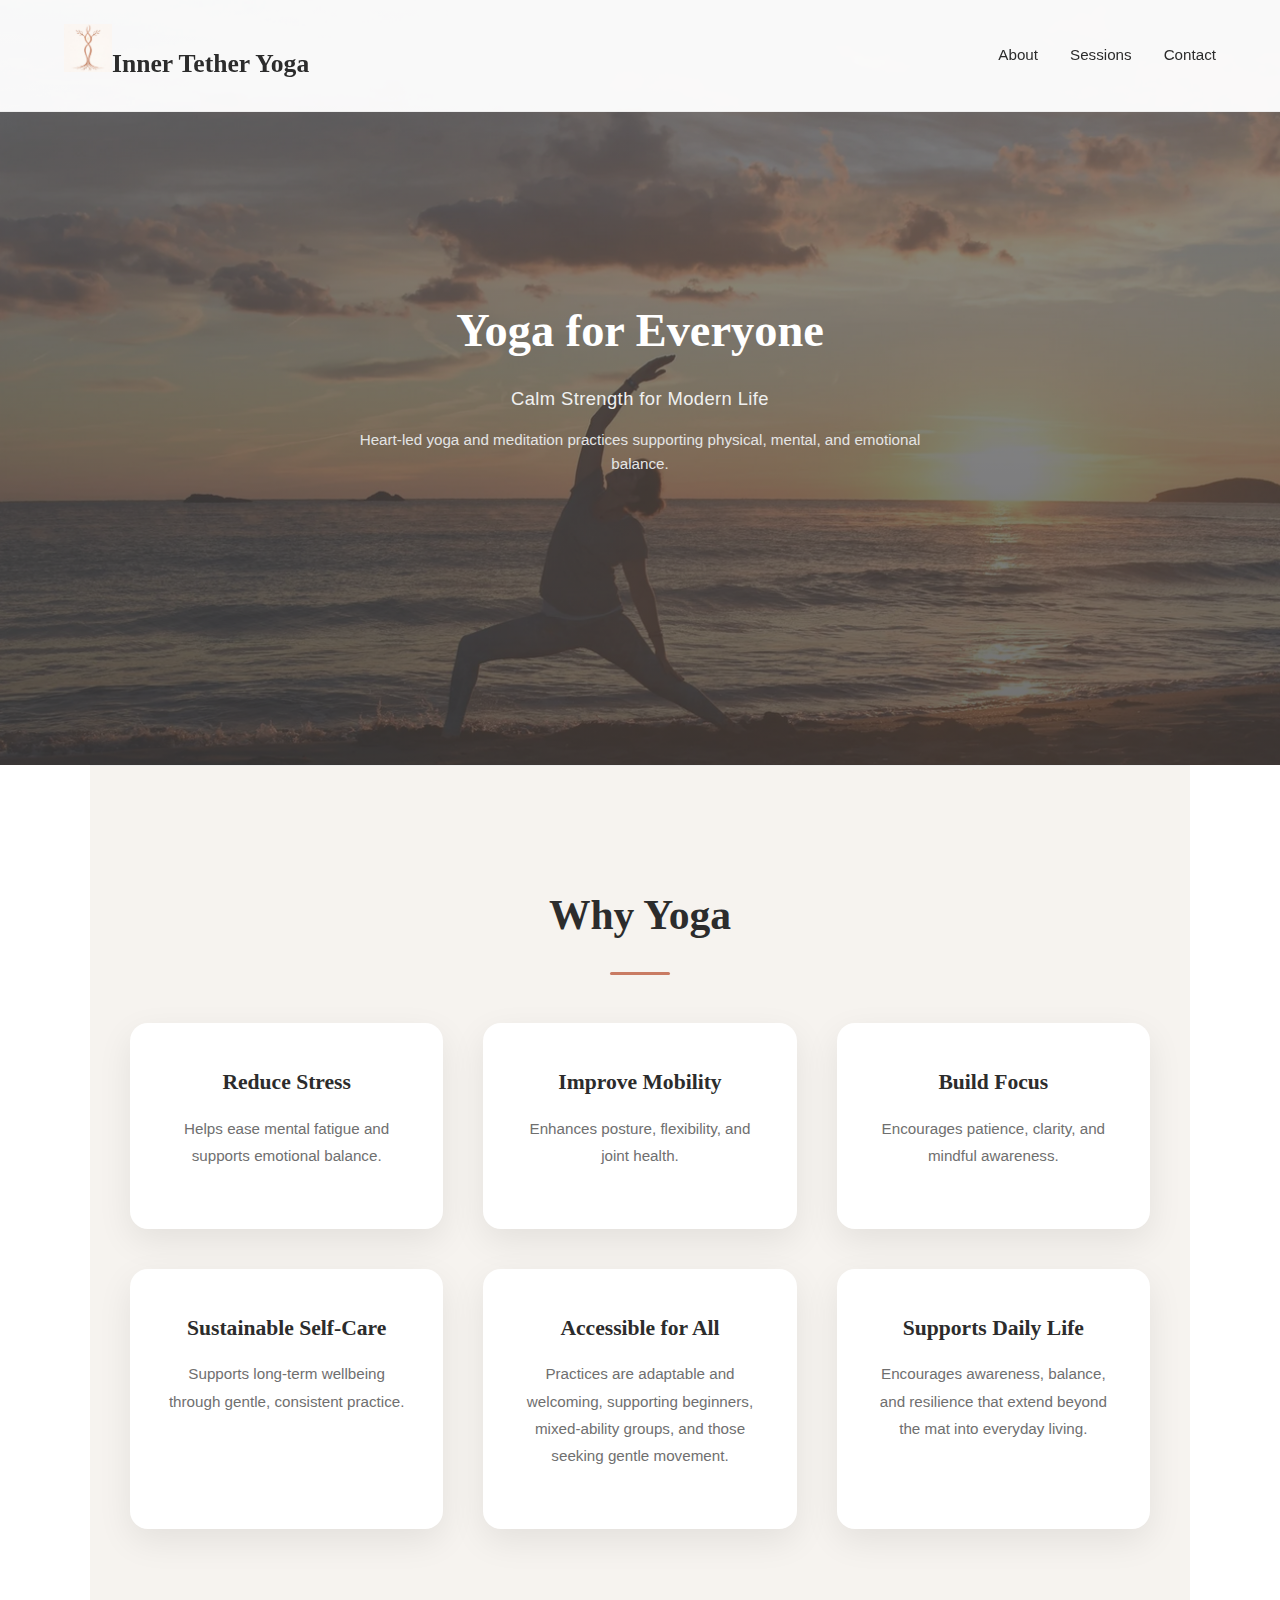
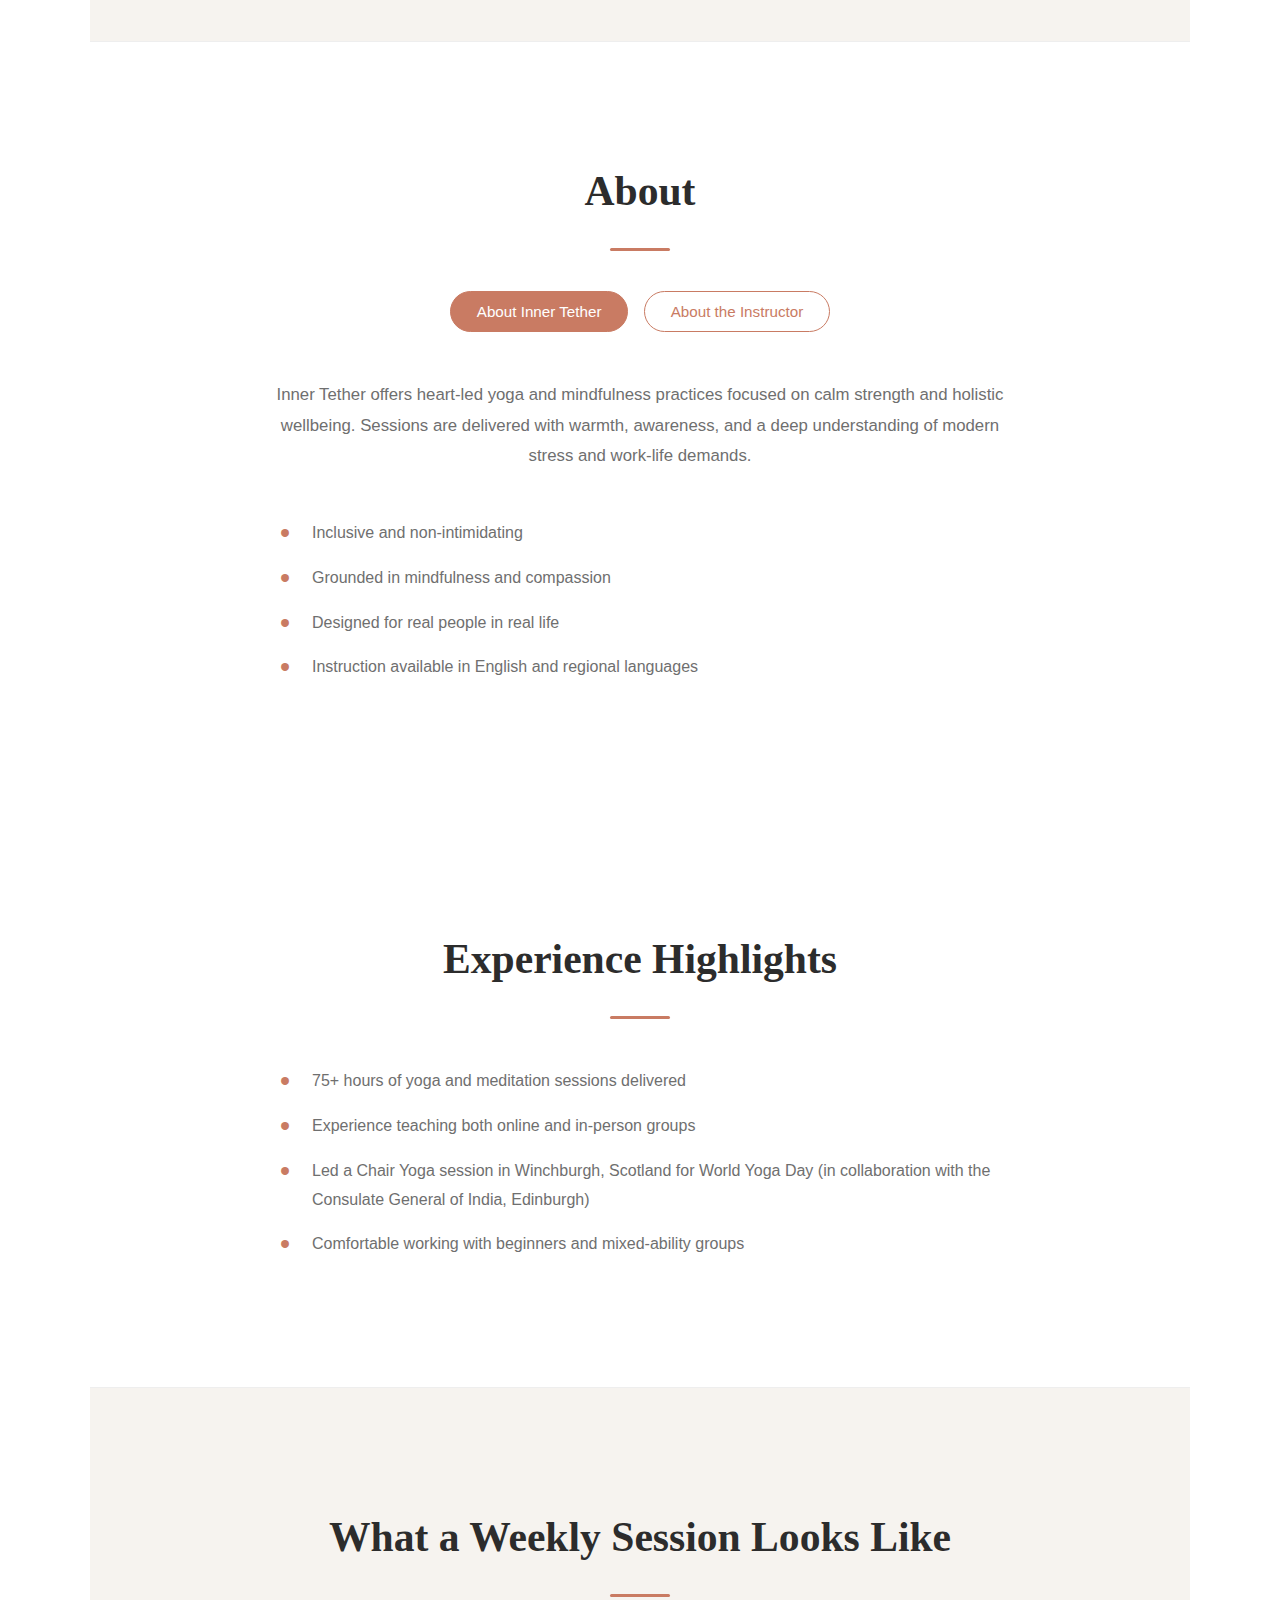
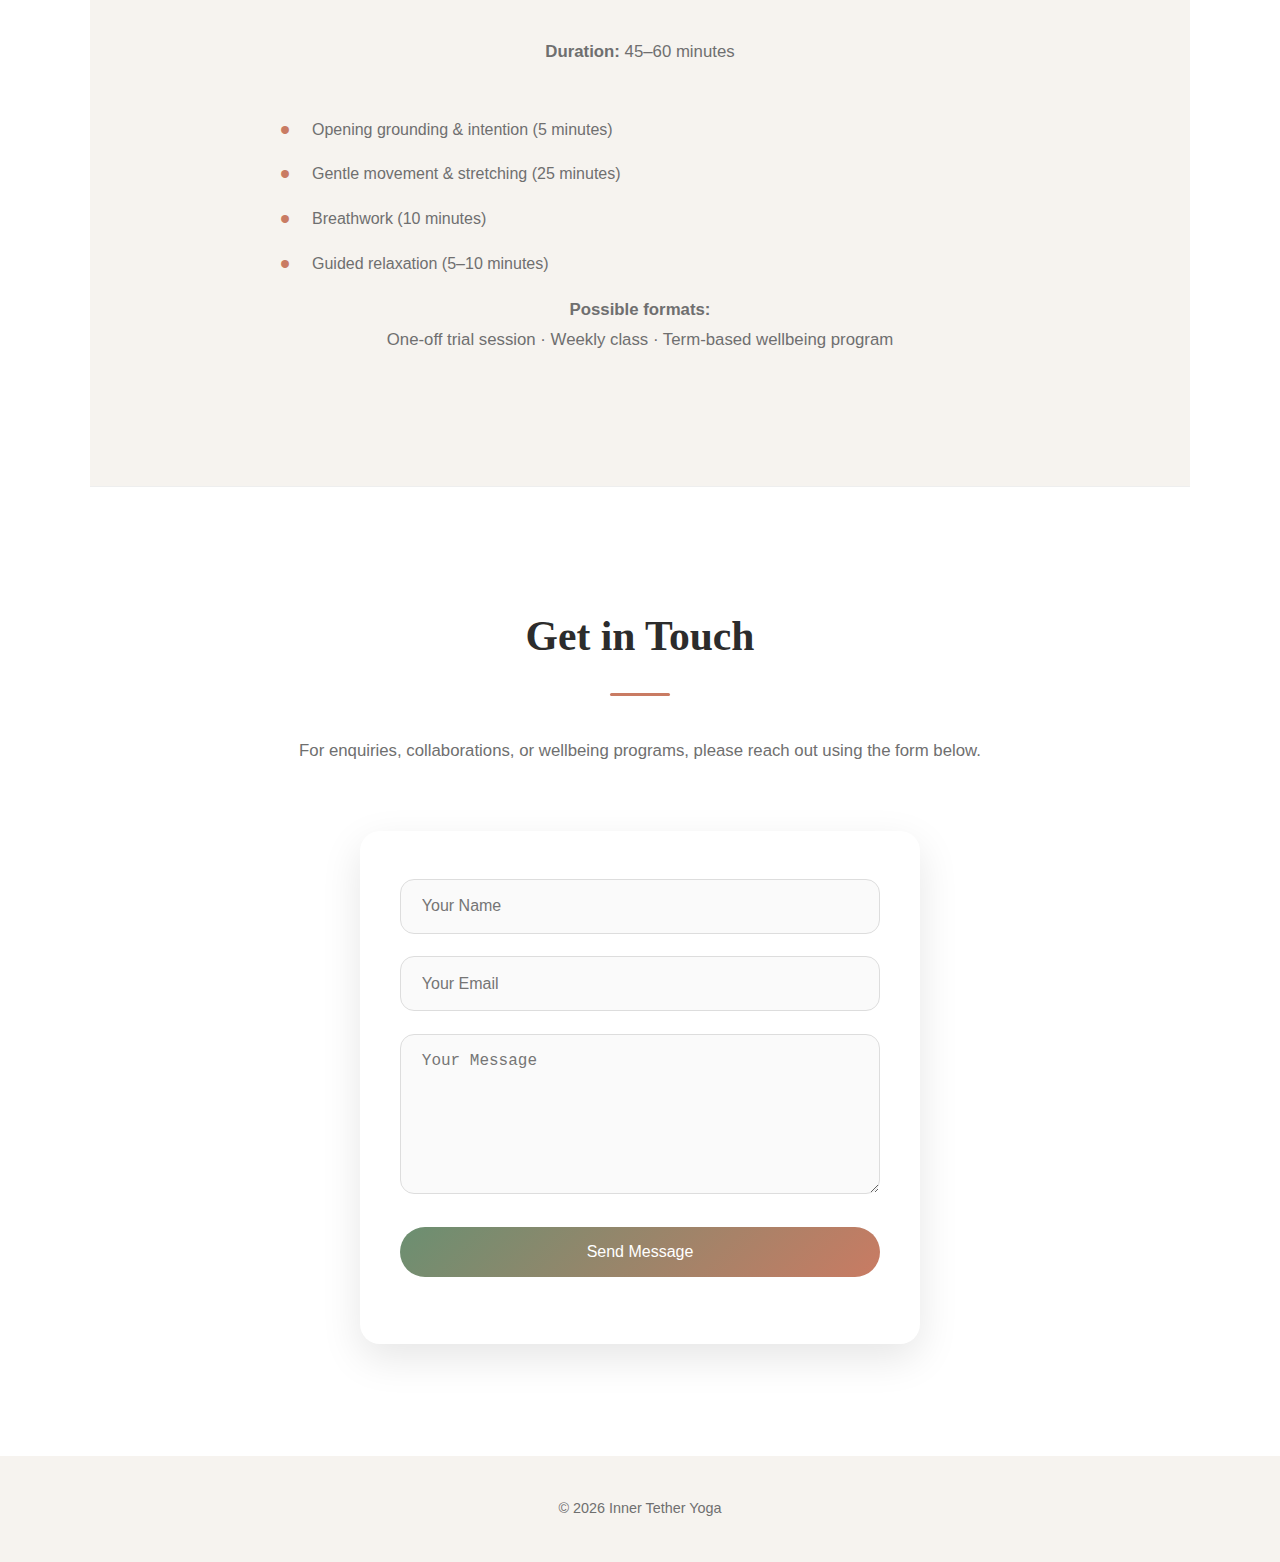
<file: inner-tether-yoga/index.html>
<!DOCTYPE html>
<html lang="en">

<head>
  <meta charset="UTF-8" />
  <meta name="viewport" content="width=device-width, initial-scale=1.0" />
  <title>Inner Tether Yoga | Yoga for Wellbeing</title>

  <link rel="stylesheet" href="styles.css" />
  <link
    href="https://fonts.googleapis.com/css2?family=Cormorant+Garamond:wght@400;500;600&family=Mulish:wght@300;400;500;600&display=swap"
    rel="stylesheet">
</head>

<body>

  <!-- Navigation -->
  <nav class="nav">
    <div class="logo"><img src="images/logo.png" style="width:48px;height:48px;">Inner Tether Yoga</div>
    <ul class="nav-links">
      <li><a href="#about-tabs">About</a></li>
      <li><a href="#sessions">Sessions</a></li>
      <li><a href="#contact">Contact</a></li>
    </ul>
  </nav>

  <!-- Hero -->
  <section class="hero">
    <div class="hero-content">
      <h1>Yoga for Everyone</h1>
      <p class="hero-subtitle">Calm Strength for Modern Life</p>
      <p class="hero-text">
        Heart-led yoga and meditation practices supporting physical,
        mental, and emotional balance.
      </p>
    </div>
  </section>

  <!-- Why Yoga -->
  <section class="section alt">
    <h2>Why Yoga</h2>
    <div class="cards">
      <div class="card">
        <h3>Reduce Stress</h3>
        <p>Helps ease mental fatigue and supports emotional balance.</p>
      </div>
      <div class="card">
        <h3>Improve Mobility</h3>
        <p>Enhances posture, flexibility, and joint health.</p>
      </div>
      <div class="card">
        <h3>Build Focus</h3>
        <p>Encourages patience, clarity, and mindful awareness.</p>
      </div>
      <div class="card">
        <h3>Sustainable Self-Care</h3>
        <p>Supports long-term wellbeing through gentle, consistent practice.</p>
      </div>
      <div class="card">
        <h3>Accessible for All</h3>
        <p>
          Practices are adaptable and welcoming, supporting beginners,
          mixed-ability groups, and those seeking gentle movement.
        </p>
      </div>

      <div class="card">
        <h3>Supports Daily Life</h3>
        <p>
          Encourages awareness, balance, and resilience that extend
          beyond the mat into everyday living.
        </p>
      </div>

    </div>
  </section>

  <!-- About Inner Tether -->
  <section id="about-tabs" class="section">
    <h2>About</h2>

    <div class="tabs">
      <button class="tab active" data-tab="inner-tether">
        About Inner Tether
      </button>
      <button class="tab" data-tab="instructor">
        About the Instructor
      </button>
    </div>

    <!-- Tab Content -->
    <div class="tab-content active" id="inner-tether">
      <p>
        Inner Tether offers heart-led yoga and mindfulness practices focused on
        calm strength and holistic wellbeing. Sessions are delivered with warmth,
        awareness, and a deep understanding of modern stress and work-life demands.
      </p>

      <ul class="about-list">
        <li>Inclusive and non-intimidating</li>
        <li>Grounded in mindfulness and compassion</li>
        <li>Designed for real people in real life</li>
        <li>Instruction available in English and regional languages</li>
      </ul>
    </div>

    <div class="tab-content instructor-story" id="instructor">

      <p class="instructor-name">Kumudha Narasimhan</p>

      <div class="story-block credentials">
        <h4>Qualifications</h4>
        <p>
          Certified International Yoga Trainer (200-hour TTC) — Heartfulness Yoga
          Academy, India<br />
          Yoga Volunteer Certificate — Ministry of AYUSH, Government of India<br />
          Currently undergoing certification in Yoga for Athletic Peak Performance
        </p>
      </div>

      <div class="story-block">
        <h4>Background</h4>
        <p>
          Kumudha began her professional career as a software engineer, working in
          fast-paced environments that demanded long hours, constant focus, and
          high performance.
        </p>
      </div>

      <div class="story-block">
        <h4>The Turning Point</h4>
        <p>
          Over time, balancing work, health, and mental wellbeing became increasingly
          challenging. Managing stress while maintaining performance highlighted
          the need for a more sustainable approach to everyday life.
        </p>
      </div>

      <div class="story-block">
        <h4>Reconnecting with Yoga</h4>
        <p>
          During this phase, she reconnected with yoga — a practice introduced in
          childhood but set aside over the years. Returning to the mat offered
          clarity, calm, and a grounded way to navigate modern demands.
        </p>
      </div>

      <div class="story-block">
        <h4>From Practice to Purpose</h4>
        <p>
          What began as personal healing soon evolved into a deeper calling.
          Through consistent practice and study, Kumudha pursued formal training
          and became a certified international yoga instructor.
        </p>
      </div>

    </div>


  </section>


  <!-- Experience -->
  <section class="section">
    <h2>Experience Highlights</h2>
    <ul class="about-list">
      <li>75+ hours of yoga and meditation sessions delivered</li>
      <li>Experience teaching both online and in-person groups</li>
      <li>
        Led a Chair Yoga session in Winchburgh, Scotland for World Yoga Day
        (in collaboration with the Consulate General of India, Edinburgh)
      </li>
      <li>Comfortable working with beginners and mixed-ability groups</li>
    </ul>
  </section>

  <!-- Sessions -->
  <section id="sessions" class="section alt">
    <h2>What a Weekly Session Looks Like</h2>
    <p><strong>Duration:</strong> 45–60 minutes</p>

    <ul class="about-list">
      <li>Opening grounding & intention (5 minutes)</li>
      <li>Gentle movement & stretching (25 minutes)</li>
      <li>Breathwork (10 minutes)</li>
      <li>Guided relaxation (5–10 minutes)</li>
    </ul>

    <p class="session-options">
      <strong>Possible formats:</strong><br />
      One-off trial session · Weekly class · Term-based wellbeing program
    </p>
  </section>

  <!-- Contact -->
  <section id="contact" class="section contact">
    <h2>Get in Touch</h2>
    <p>
      For enquiries, collaborations, or wellbeing programs,
      please reach out using the form below.
    </p>

    <form class="contact-form" action="https://formspree.io/f/mojwbjpp" method="POST" id="contact-form">
      <div class="form-group">
        <input type="text" name="Name" id="name" placeholder="Your Name" required />
      </div>

      <div class="form-group">
        <input type="email" name="Email" id="email" placeholder="Your Email" required />
      </div>

      <div class="form-group">
        <textarea name="Message" id="message" placeholder="Your Message" required></textarea>
      </div>

      <div class="form-group">
        <div class="g-recaptcha" data-sitekey="6LdgZ1ssAAAAAB5_YWFbaQbwMF13KeHGrvMn7-1B"></div>
      </div>

      <button type="submit">Send Message</button>
      <p id="form-status" class="text-center text-success" role="status"></p>
    </form>
  </section>

  <!-- Footer -->
  <footer>
    <p>© 2026 Inner Tether Yoga</p>
  </footer>

  <script src="script.js"></script>

  <script src="https://www.google.com/recaptcha/api.js" async defer></script>
  <script>
      (function () {
          var form = document.getElementById('contact-form');
          var status = document.getElementById('form-status');
          if (!form) {
              return;
          }

          var submitBtn = form.querySelector('button[type="submit"]');

          function setStatus(message, isError) {
              if (!status) return;
              status.textContent = message;
              status.classList.toggle('text-success', !isError);
              status.classList.toggle('text-danger', !!isError);
          }

          function resetCaptcha() {
              if (window.grecaptcha && typeof window.grecaptcha.reset === 'function') {
                  window.grecaptcha.reset();
              }
          }

          function buildErrorMessage(response, fallback) {
              var prefix = response ? '[' + response.status + ' ' + response.statusText + '] ' : '';
              return prefix + (fallback || 'Oops! There was a problem submitting the form.');
          }

          form.addEventListener('submit', function (event) {
              event.preventDefault();
              var data = new FormData(form);

              if (submitBtn) {
                  submitBtn.disabled = true;
              }
              setStatus('Sending…', false);

              fetch(form.action, {
                  method: 'POST',
                  body: data,
                  headers: {
                      'Accept': 'application/json'
                  }
              }).then(function (response) {
                  if (response.ok) {
                      form.reset();
                      setStatus('Thanks! Your message has been sent.', false);
                      resetCaptcha();
                      return;
                  }

                  return response.clone().json().then(function (data) {
                      var detailed = (data && data.errors && data.errors.length) ?
                          data.errors.map(function (err) { return err.message; }).join(', ') :
                          '';
                      throw new Error(buildErrorMessage(response, detailed));
                  }).catch(function () {
                      return response.text().then(function (text) {
                          throw new Error(buildErrorMessage(response, text || undefined));
                      });
                  });
              }).catch(function (error) {
                  var message = error && error.message ? error.message : 'Oops! There was a problem submitting the form.';
                  setStatus(message, true);
                  resetCaptcha();
              }).finally(function () {
                  if (submitBtn) {
                      submitBtn.disabled = false;
                  }
              });
          });
      })();
  </script>  
</body>

</html>
</file>
<file: inner-tether-yoga/styles.css>
:root {
  --primary: #6b8f71;
  /* Sage green */
  --accent: #c97b63;
  /* Soft clay / terracotta */
  --secondary: #f6f3ef;
  /* Warm off-white */
  --dark: #2c2c2c;
  --muted: #6f6f6f;
}

/* Base Reset */
* {
  margin: 0;
  padding: 0;
  box-sizing: border-box;
}

body {
  font-family: "Inter", sans-serif;
  color: var(--dark);
  line-height: 1.8;
  font-size: 17px;
  background: #fff;
}

/* Navigation */
.nav {
  position: fixed;
  top: 0;
  width: 100%;
  padding: 1.5rem 4rem;
  background: rgba(255, 255, 255, 0.96);
  display: flex;
  justify-content: space-between;
  align-items: center;
  z-index: 100;
  border-bottom: 1px solid #eee;
}

.logo {
  font-family: "Playfair Display", serif;
  font-size: 1.6rem;
  font-weight: 600;
}

.nav-links {
  list-style: none;
  display: flex;
  gap: 2rem;
}

.nav a {
  text-decoration: none;
  color: var(--dark);
  font-size: 0.95rem;
}

/* Hero */
/* Hero */
.hero {
  height: 85vh;
  /* Reduced from full viewport */
  background: linear-gradient(rgba(0, 0, 0, 0.28),
      rgba(0, 0, 0, 0.45)),
    url("images/bg.png") center / cover no-repeat;
  display: flex;
  align-items: center;
  justify-content: center;
  text-align: center;
  color: #ffffff;
}

.hero-content {
  max-width: 680px;
  padding: 0 2rem;
}

/* Headline */
.hero h1 {
  font-family: "Playfair Display", serif;
  font-size: 2.9rem;
  /* Reduced */
  font-weight: 600;
  margin-bottom: 0.6rem;
}

/* Subtitle */
.hero-subtitle {
  font-size: 1.15rem;
  letter-spacing: 0.4px;
  color: #f0f0f0;
  margin-bottom: 0.8rem;
}

/* Supporting text */
.hero-text {
  font-size: 0.95rem;
  line-height: 1.6;
  color: #e4e4e4;
}

@media (max-width: 768px) {
  .hero {
    height: 75vh;
  }

  .hero h1 {
    font-size: 2.3rem;
  }

  .hero-subtitle {
    font-size: 1.05rem;
  }
}

/* Sections */
.section {
  padding: 7rem 2.5rem;
  max-width: 1100px;
  margin: auto;
  text-align: center;
}

.section.alt {
  background: var(--secondary);
  border-top: 1px solid #eee;
  border-bottom: 1px solid #eee;
}

.section h2 {
  font-family: "Playfair Display", serif;
  font-size: 2.6rem;
  margin-bottom: 2.5rem;
  position: relative;
}

.section h2::after {
  content: "";
  display: block;
  width: 60px;
  height: 3px;
  background: var(--accent);
  margin: 1.2rem auto 0;
  border-radius: 2px;
}

/* Paragraphs */
.section p {
  max-width: 760px;
  margin: 0 auto 1.2rem;
  color: var(--muted);
  font-size: 1.05rem;
}

/* Cards */
.cards {
  display: grid;
  grid-template-columns: repeat(auto-fit, minmax(240px, 1fr));
  gap: 2.5rem;
  margin-top: 3rem;
}

.card {
  background: #fff;
  padding: 2.5rem 2rem;
  border-radius: 18px;
  box-shadow: 0 12px 35px rgba(0, 0, 0, 0.08);
}

.card h3 {
  font-family: "Playfair Display", serif;
  font-size: 1.35rem;
  margin-bottom: 0.8rem;
}

.card p {
  font-size: 0.95rem;
}

/* Lists */
.about-list {
  list-style: none;
  max-width: 720px;
  margin: 3rem auto 0;
  text-align: left;
}

.about-list li {
  position: relative;
  padding-left: 2rem;
  margin-bottom: 1rem;
  font-size: 1rem;
  color: var(--muted);
}

.about-list li::before {
  content: "•";
  position: absolute;
  left: 0;
  color: var(--accent);
  font-size: 1.8rem;
  line-height: 1;
}

/* Instructor */
.instructor-name {
  font-size: 1.2rem;
  font-weight: 500;
  margin-bottom: 1.2rem;
  color: var(--dark);
}

/* Session options */
.session-options {
  margin-top: 2.5rem;
  font-size: 1rem;
  color: var(--dark);
}

/* Contact */
.contact-form {
  max-width: 560px;
  margin: 4rem auto 0;
  padding: 3rem 2.5rem;
  background: #fff;
  border-radius: 20px;
  box-shadow: 0 14px 40px rgba(0, 0, 0, 0.1);
}

.form-group input,
.form-group textarea {
  width: 100%;
  padding: 1.1rem 1.3rem;
  border-radius: 14px;
  border: 1px solid #ddd;
  font-size: 1rem;
  background: #fafafa;
  margin-bottom: 1.4rem;
}

.form-group textarea {
  min-height: 160px;
}

.form-group input:focus,
.form-group textarea:focus {
  outline: none;
  border-color: var(--accent);
  box-shadow: 0 0 0 3px rgba(201, 123, 99, 0.2);
  background: #fff;
}

.contact-form button {
  width: 100%;
  padding: 1rem;
  border-radius: 999px;
  border: none;
  background: linear-gradient(135deg,
      var(--primary),
      var(--accent));
  color: #fff;
  font-size: 1rem;
  cursor: pointer;
}

/* Footer */
footer {
  background: var(--secondary);
  text-align: center;
  padding: 2.5rem;
  font-size: 0.9rem;
  color: var(--muted);
}

/* Tabs */
.tabs {
  display: flex;
  justify-content: center;
  gap: 1rem;
  margin-bottom: 3rem;
}

.tab {
  padding: 0.7rem 1.6rem;
  border-radius: 999px;
  border: 1px solid var(--accent);
  background: transparent;
  color: var(--accent);
  font-size: 0.95rem;
  cursor: pointer;
  transition: all 0.3s ease;
}

.tab.active {
  background: var(--accent);
  color: #fff;
}

.tab-content {
  display: none;
}

.tab-content.active {
  display: block;
}

/* Instructor Story */
.instructor-story {
  max-width: 760px;
  margin: 0 auto;
  text-align: left;
}

.instructor-story .instructor-name {
  text-align: center;
  font-size: 1.3rem;
  font-weight: 600;
  margin-bottom: 3rem;
}

/* Story blocks */
.story-block {
  margin-bottom: 2.2rem;
  padding-left: 1.5rem;
  border-left: 3px solid var(--accent);
}

.story-block h4 {
  font-family: "Playfair Display", serif;
  font-size: 1.2rem;
  margin-bottom: 0.6rem;
  color: var(--dark);
}

.story-block p {
  font-size: 1rem;
  color: var(--muted);
  line-height: 1.75;
}

/* Credentials highlight */
.story-block.credentials {
  background: var(--secondary);
  padding: 1.8rem 1.5rem;
  border-radius: 12px;
  border-left: 4px solid var(--primary);
}
</file>
